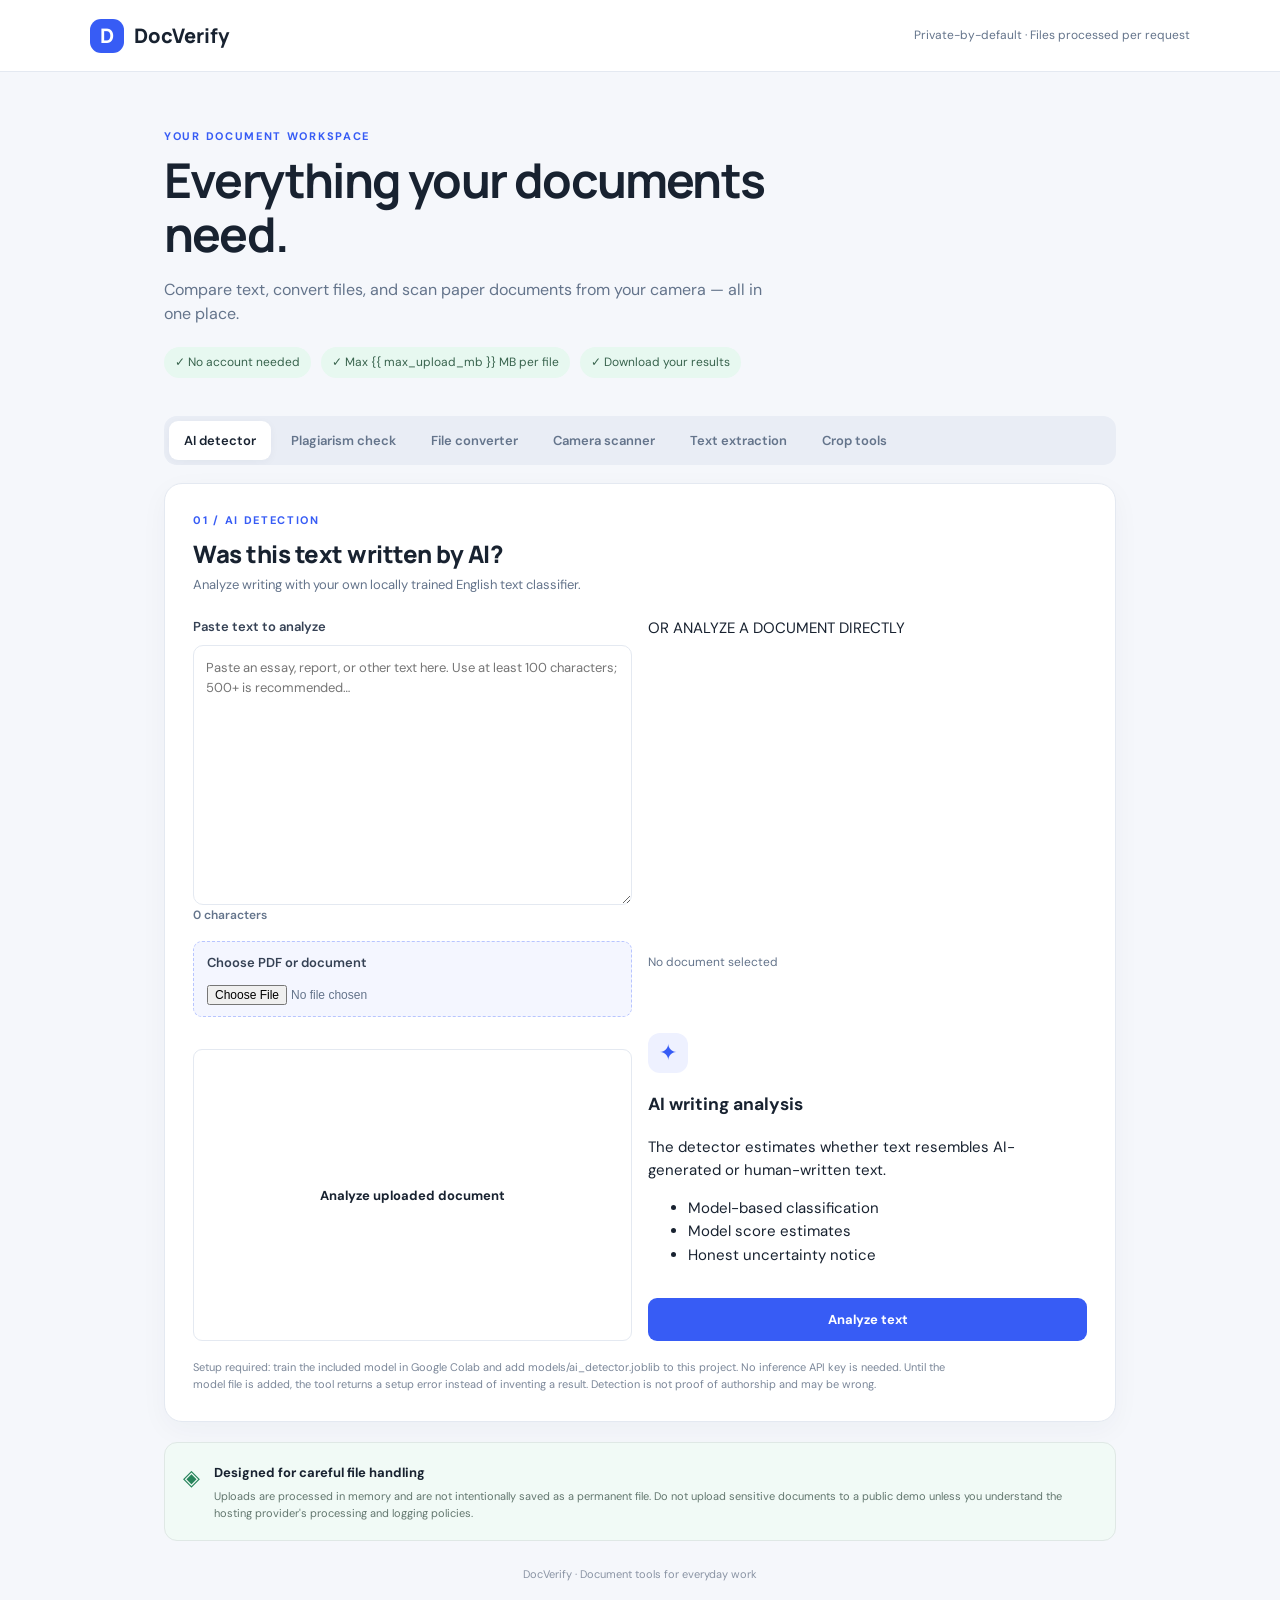
<file: templates/index.html>
<!doctype html>
<html lang="en">
<head>
  <meta charset="utf-8">
  <meta name="viewport" content="width=device-width,initial-scale=1">
  <meta name="theme-color" content="#f5f7fb">
  <title>DocVerify — Document Toolkit</title>
  <link rel="stylesheet" href="/static/style.css">
</head>
<body>
<header class="topbar">
  <a class="brand" href="/"> <span class="brand-mark">D</span> DocVerify</a>
  <span class="top-note">Private-by-default · Files processed per request</span>
</header>
<main class="wrap">
  <section class="hero">
    <p class="eyebrow">YOUR DOCUMENT WORKSPACE</p>
    <h1>Everything your documents need.</h1>
    <p class="subtitle">Compare text, convert files, and scan paper documents from your camera — all in one place.</p>
    <div class="hero-pills"><span>✓ No account needed</span><span>✓ Max {{ max_upload_mb }} MB per file</span><span>✓ Download your results</span></div>
  </section>

  <nav class="tabs" aria-label="Tools">
    <button class="tab active" data-panel="detect">AI detector</button>
    <button class="tab" data-panel="plagiarism">Plagiarism check</button>
    <button class="tab" data-panel="convert">File converter</button>
    <button class="tab" data-panel="camera">Camera scanner</button>
    <button class="tab" data-panel="extract">Text extraction</button>
    <button class="tab" data-panel="crop">Crop tools</button>
  </nav>

  <section class="panel active" id="panel-detect">
    <div class="section-head"><div><p class="eyebrow">01 / AI DETECTION</p><h2>Was this text written by AI?</h2><p>Analyze writing with your own locally trained English text classifier.</p></div></div>
    <div class="two-col">
      <label>Paste text to analyze<textarea id="aiText" rows="12" placeholder="Paste an essay, report, or other text here. Use at least 100 characters; 500+ is recommended…"></textarea><span id="aiCharCount" class="file-label">0 characters</span></label>
      <div class="or-divider"><span>OR ANALYZE A DOCUMENT DIRECTLY</span></div>
      <label class="file-drop">Choose PDF or document<input id="aiFileInput" type="file" accept=".pdf,.txt,.docx,.pptx,.xlsx,.odt,application/pdf,text/plain"></label>
      <p id="aiFileLabel" class="file-label">No document selected</p>
      <button class="secondary full" id="detectFileBtn" type="button">Analyze uploaded document</button>
      <div class="detector-info">
        <div class="tool-icon">✦</div><h3>AI writing analysis</h3>
        <p>The detector estimates whether text resembles AI-generated or human-written text.</p>
        <ul><li>Model-based classification</li><li>Model score estimates</li><li>Honest uncertainty notice</li></ul>
        <button class="primary full" id="detectAiBtn">Analyze text</button>
      </div>
    </div>
    <div id="aiResult" class="result hidden" aria-live="polite"></div>
    <p class="fineprint">Setup required: train the included model in Google Colab and add models/ai_detector.joblib to this project. No inference API key is needed. Until the model file is added, the tool returns a setup error instead of inventing a result. Detection is not proof of authorship and may be wrong.</p>
  </section>

  <section class="panel" id="panel-convert">
    <div class="section-head"><div><p class="eyebrow">02 / CONVERT</p><h2>Convert your files</h2><p>Convert text-extractable documents to TXT, DOCX, or PDF; also convert images and PDF pages.</p></div></div>
    <div class="convert-grid">
      <article class="tool-card">
        <div class="tool-icon">▧</div><h3>Images → PDF</h3><p>Choose up to 30 JPG, PNG, WebP, BMP, or TIFF images.</p>
        <label class="file-drop">Choose images<input id="imagesInput" type="file" accept="image/*" multiple></label>
        <p class="file-label" id="imagesLabel">No images selected</p>
        <button class="primary full" id="imagesPdfBtn">Create PDF</button>
      </article>
      <article class="tool-card">
        <div class="tool-icon">▤</div><h3>PDF → images</h3><p>Export PDF pages as PNG files bundled in a ZIP. Maximum 50 pages.</p>
        <label class="file-drop">Choose PDF<input id="pdfInput" type="file" accept=".pdf,application/pdf"></label>
        <p class="file-label" id="pdfLabel">No PDF selected</p>
        <button class="primary full" id="pdfImagesBtn">Convert PDF</button>
      </article>
    </div>
    <article class="tool-card conversion-card">
      <div class="tool-icon">⇄</div><h3>Document → TXT / DOCX / PDF</h3><p>Extract text from PDF, DOCX, TXT, PPTX, XLSX, or ODT and save it as TXT, DOCX, or PDF.</p>
      <label class="file-drop">Choose document<input id="convertDocInput" type="file" accept=".pdf,.docx,.txt,.pptx,.xlsx,.odt"></label><p class="file-label" id="convertDocLabel">No document selected</p>
      <label>Output format<select id="convertTarget"><option value="docx">Word document (.docx)</option><option value="pdf">PDF (.pdf)</option><option value="txt">Plain text (.txt)</option></select></label>
      <button class="primary full" id="convertDocBtn">Convert document</button>
    </article>
    <div id="convertResult" class="result hidden" aria-live="polite"></div>
    <p class="fineprint">Conversions are text-oriented and may not preserve complex formatting, charts, comments, embedded objects, or spreadsheet layouts. Legacy .doc and layout-perfect DOCX-to-PDF conversion are not included in this serverless version.</p>
  </section>


  <section class="panel" id="panel-plagiarism">
    <div class="section-head"><div><p class="eyebrow">02 / PLAGIARISM CHECK</p><h2>Compare two documents</h2><p>Upload two supported documents to find shared passages and estimate text overlap.</p></div></div>
    <div class="two-col"><label>Original / reference document<input id="plagFile1" type="file" accept=".pdf,.txt,.docx,.pptx,.xlsx,.odt"></label><label>Document to compare<input id="plagFile2" type="file" accept=".pdf,.txt,.docx,.pptx,.xlsx,.odt"></label></div>
    <button class="primary" id="plagCompareBtn">Compare documents</button><div id="plagResult" class="result hidden" aria-live="polite"></div>
    <p class="fineprint">This compares only the two uploaded files. It does not search the internet or academic databases. Similarity alone is not proof of plagiarism. Scanned PDFs need OCR first.</p>
  </section>

  <section class="panel" id="panel-camera">
    <div class="section-head"><div><p class="eyebrow">03 / SCAN</p><h2>Scan using your camera</h2><p>Capture multiple pages, review them, then create a single PDF.</p></div></div>
    <div class="camera-layout">
      <div class="camera-view">
        <video id="cameraVideo" autoplay playsinline muted></video>
        <div id="cameraPlaceholder" class="camera-placeholder"><span>▣</span><p>Camera preview appears here</p><small>Allow camera access when your browser asks.</small></div>
      </div>
      <div class="camera-actions">
        <button class="primary full" id="startCameraBtn">Start camera</button>
        <button class="secondary full" id="captureBtn" disabled>Capture page</button>
        <button class="secondary full" id="stopCameraBtn" disabled>Stop camera</button>
        <p id="cameraStatus" class="file-label" aria-live="polite">Camera not started.</p>
        <canvas id="captureCanvas" hidden></canvas>
      </div>
    </div>
    <div class="scan-pages"><div class="scan-heading"><h3>Captured pages</h3><span id="pageCount">0 pages</span></div><div id="pageThumbs" class="thumbs"></div></div>
    <button class="primary" id="scanPdfBtn" disabled>Download scanned PDF</button>
    <button class="secondary" id="clearPagesBtn" disabled>Clear pages</button>
    <div id="cameraResult" class="result hidden" aria-live="polite"></div>
    <p class="fineprint">Camera access usually requires HTTPS (Vercel provides it) or localhost. Scanning captures images; automatic edge detection and OCR are not enabled in this version.</p>
  </section>

  <section class="panel" id="panel-extract">
    <div class="section-head"><div><p class="eyebrow">04 / EXTRACT</p><h2>Extract text from a file</h2><p>Read text from PDF, TXT, DOCX, PPTX, XLSX, and ODT files.</p></div></div>
    <label class="file-drop extract-drop">Choose a document<input id="extractInput" type="file" accept=".pdf,.txt,.docx,.pptx,.xlsx,.odt"></label>
    <p class="file-label" id="extractLabel">No file selected</p>
    <button class="primary" id="extractBtn">Extract text</button>
    <div id="extractResult" class="result hidden" aria-live="polite"></div>
  </section>


  <section class="panel" id="panel-crop">
    <div class="section-head"><div><p class="eyebrow">06 / CROP</p><h2>Crop a PDF page or image</h2><p>Trim margins by percentage and download a cropped copy.</p></div></div>
    <label class="file-drop">Choose PDF or image<input id="cropInput" type="file" accept=".pdf,image/*"></label><p id="cropLabel" class="file-label">No file selected</p>
    <div class="crop-fields"><label>Left margin (%)<input id="cropLeft" type="number" min="0" max="44" value="5"></label><label>Top margin (%)<input id="cropTop" type="number" min="0" max="44" value="5"></label><label>Right margin (%)<input id="cropRight" type="number" min="0" max="44" value="5"></label><label>Bottom margin (%)<input id="cropBottom" type="number" min="0" max="44" value="5"></label></div>
    <label id="cropPageWrap">PDF page number or "all" (ignored for images)<input id="cropPage" type="text" value="all" maxlength="10"></label>
    <button class="primary" id="cropBtn">Crop and download</button><div id="cropResult" class="result hidden" aria-live="polite"></div>
    <p class="fineprint">This version crops by margins rather than a drag-to-select rectangle. PDF crop boxes change the visible page area; they do not securely erase the underlying original content.</p>
  </section>

  <section class="privacy"><span class="privacy-icon">◈</span><div><strong>Designed for careful file handling</strong><p>Uploads are processed in memory and are not intentionally saved as a permanent file. Do not upload sensitive documents to a public demo unless you understand the hosting provider's processing and logging policies.</p></div></section>
  <footer>DocVerify · Document tools for everyday work</footer>
</main>
<script src="/static/script.js" defer></script>
</body>
</html>
</file>
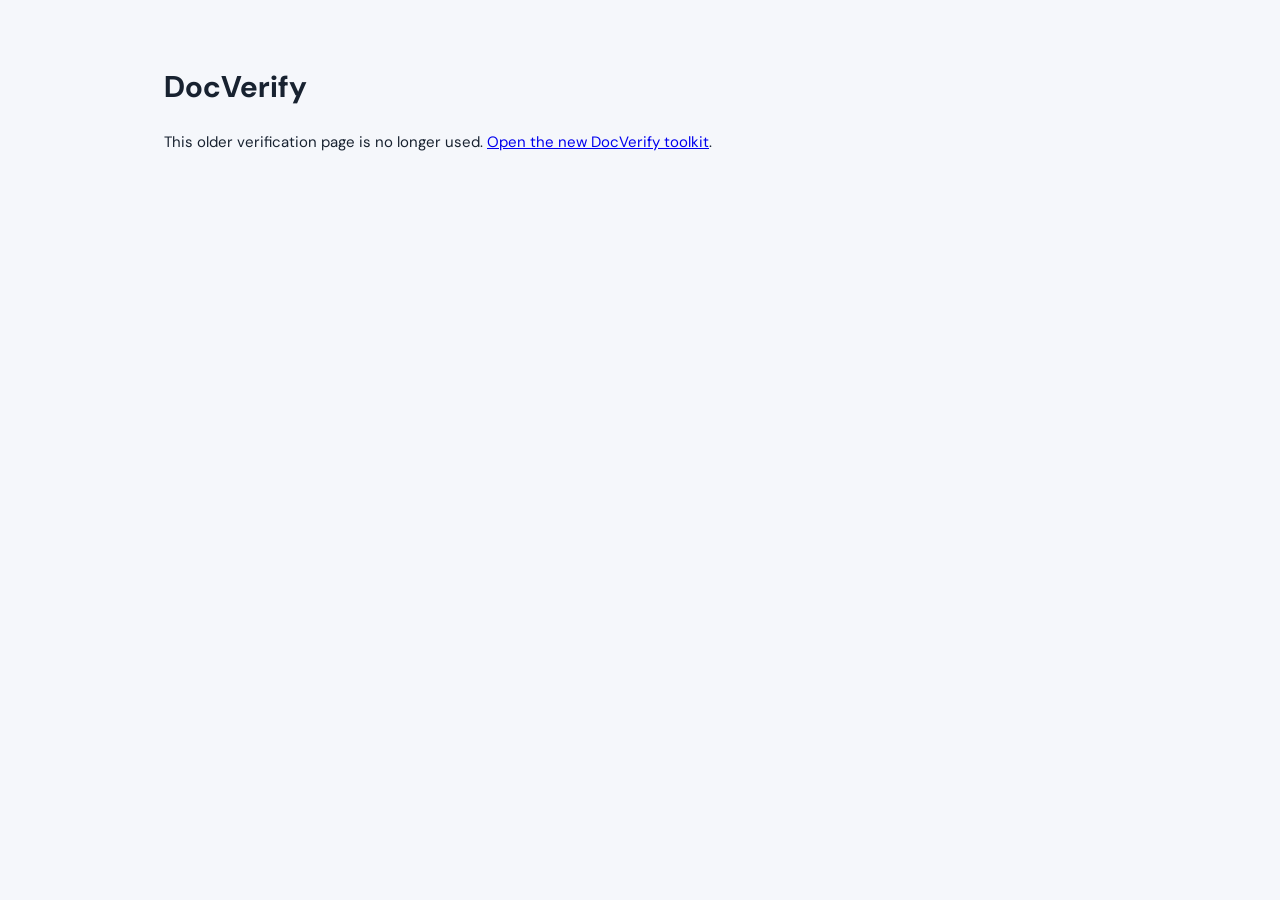
<file: templates/verify.html>
<!doctype html><html lang="en"><head><meta charset="utf-8"><meta name="viewport" content="width=device-width,initial-scale=1"><title>DocVerify</title><link rel="stylesheet" href="/static/style.css"></head><body><main class="wrap"><h1>DocVerify</h1><p>This older verification page is no longer used. <a href="/">Open the new DocVerify toolkit</a>.</p></main></body></html>
</file>
<file: static/style.css>
@import url('https://fonts.googleapis.com/css2?family=DM+Sans:wght@400;500;600;700&family=Manrope:wght@400;500;600;700;800&display=swap');
:root{--ink:#182230;--muted:#64748b;--line:#e4e9f1;--bg:#f5f7fb;--blue:#375cf5;--blue-dark:#2948d9;--mint:#e7f8f0;--white:#fff}
*{box-sizing:border-box}body{margin:0;background:var(--bg);color:var(--ink);font-family:'DM Sans',Arial,sans-serif;font-size:15px;line-height:1.55}.topbar{height:72px;padding:0 max(24px,calc((100vw - 1100px)/2));display:flex;align-items:center;justify-content:space-between;background:#fff;border-bottom:1px solid var(--line)}.brand{display:flex;align-items:center;gap:10px;color:var(--ink);font-family:Manrope,sans-serif;font-weight:800;font-size:20px;text-decoration:none}.brand-mark{display:grid;place-items:center;width:34px;height:34px;background:var(--blue);border-radius:11px;color:white}.top-note{font-size:12px;color:var(--muted)}.wrap{max-width:1000px;margin:0 auto;padding:44px 24px 32px}.hero{padding:12px 0 28px}.eyebrow{font-size:11px;letter-spacing:1.7px;font-weight:700;color:var(--blue);margin:0 0 8px}.hero h1{font-family:Manrope,sans-serif;font-size:clamp(32px,5vw,48px);line-height:1.13;letter-spacing:-1.8px;margin:0;max-width:700px}.subtitle{font-size:16px;color:var(--muted);max-width:620px;margin:16px 0}.hero-pills{display:flex;gap:10px;flex-wrap:wrap;margin-top:20px}.hero-pills span{font-size:12px;color:#38634d;background:var(--mint);border-radius:20px;padding:6px 11px}.tabs{display:flex;gap:5px;background:#e9edf5;padding:5px;border-radius:13px;overflow:auto;margin:10px 0 18px}.tab,.subtab{border:0;background:transparent;padding:11px 15px;border-radius:9px;white-space:nowrap;color:#64748b;font:600 13px 'DM Sans',sans-serif;cursor:pointer}.tab.active,.subtab.active{background:#fff;color:var(--ink);box-shadow:0 2px 8px #17233b0b}.panel{display:none;background:#fff;border:1px solid var(--line);border-radius:18px;padding:28px;box-shadow:0 8px 28px #1d31500a}.panel.active{display:block}.section-head{display:flex;justify-content:space-between;gap:16px;margin-bottom:22px}.section-head h2{font:800 24px Manrope,sans-serif;letter-spacing:-.5px;margin:0 0 5px}.section-head p:not(.eyebrow){margin:0;color:var(--muted);font-size:13px}.mode-switch{display:inline-flex;background:#f0f3f8;padding:4px;border-radius:10px;margin-bottom:18px}.subtab{padding:8px 12px}.two-col{display:grid;grid-template-columns:1fr 1fr;gap:16px}.two-col label,label{display:block;font-size:13px;font-weight:600;color:#354154}.two-col textarea{display:block;width:100%;resize:vertical;min-height:170px;border:1px solid var(--line);border-radius:10px;padding:12px;margin-top:8px;font:13px/1.5 'DM Sans',sans-serif;outline:none}.two-col textarea:focus,input:focus{border-color:#8da1ff;box-shadow:0 0 0 3px #375cf51a}input[type=file]{display:block;width:100%;margin-top:12px;font-size:12px;color:var(--muted)}.primary,.secondary{font:700 13px 'DM Sans',sans-serif;border-radius:9px;padding:12px 17px;cursor:pointer;border:1px solid transparent;margin:16px 8px 0 0}.primary{background:var(--blue);color:white}.primary:hover{background:var(--blue-dark)}.secondary{background:white;border-color:var(--line);color:var(--ink)}button:disabled{opacity:.45;cursor:not-allowed}.hidden{display:none!important}.fineprint{font-size:11px;color:#7b8799;margin:18px 0 0;max-width:760px}.result{border:1px solid #dbe4ff;background:#f7f9ff;padding:16px;border-radius:12px;margin-top:18px;overflow-wrap:anywhere}.result h3{font-size:16px;margin:0 0 8px}.result p{margin:5px 0}.score{font:800 32px Manrope,sans-serif;color:var(--blue)}.passage{padding:10px 12px;background:#fff;border:1px solid var(--line);border-radius:8px;margin-top:8px;font-size:12px}.convert-grid{display:grid;grid-template-columns:1fr 1fr;gap:16px}.tool-card{border:1px solid var(--line);border-radius:13px;padding:20px}.tool-icon{width:40px;height:40px;border-radius:12px;background:#eef1ff;color:var(--blue);display:grid;place-items:center;font-size:22px}.tool-card h3{margin:13px 0 4px;font:700 16px Manrope,sans-serif}.tool-card p{font-size:12px;color:var(--muted);min-height:40px}.file-drop{display:inline-block;background:#f4f6ff;border:1px dashed #b8c5ff;border-radius:9px;padding:11px 13px;color:var(--blue);font-size:12px;cursor:pointer}.file-drop input{max-width:100%;font-size:11px}.full{width:100%;margin-right:0}.file-label{font-size:12px;color:var(--muted);overflow-wrap:anywhere}.camera-layout{display:grid;grid-template-columns:minmax(0,1.5fr) minmax(180px,.7fr);gap:18px}.camera-view{position:relative;min-height:250px;background:#101827;border-radius:13px;overflow:hidden;display:grid;place-items:center}.camera-view video{width:100%;height:100%;max-height:440px;object-fit:contain;display:none}.camera-view video.running{display:block}.camera-placeholder{color:#cbd5e1;text-align:center;padding:30px}.camera-placeholder span{font-size:34px}.camera-placeholder p{margin:8px 0 2px}.camera-placeholder small{font-size:11px;color:#94a3b8}.camera-actions .primary,.camera-actions .secondary{margin-top:0;margin-bottom:9px}.scan-pages{margin:24px 0 8px}.scan-heading{display:flex;align-items:center;justify-content:space-between}.scan-heading h3{font:700 15px Manrope,sans-serif}.scan-heading span{font-size:12px;color:var(--muted)}.thumbs{display:flex;gap:10px;flex-wrap:wrap}.thumb{position:relative;width:85px;height:105px;border:1px solid var(--line);border-radius:8px;overflow:hidden;background:#f8fafc}.thumb img{width:100%;height:100%;object-fit:cover}.thumb button{position:absolute;right:3px;top:3px;border:0;border-radius:50%;width:22px;height:22px;background:#182230d9;color:#fff;cursor:pointer}.extract-drop{margin:3px 0 8px}.privacy{display:flex;gap:14px;padding:18px;margin-top:20px;border:1px solid #dfe8e5;background:#f1faf6;border-radius:13px}.privacy-icon{color:#27845b;font-size:22px}.privacy strong{font-size:13px}.privacy p{font-size:11px;color:#62766e;margin:4px 0 0}.wrap footer{text-align:center;color:#8a94a4;font-size:11px;padding:25px 0 0}.passages-title{margin-top:16px;font-weight:700;font-size:13px}
@media(max-width:650px){.topbar{padding:0 18px;height:62px}.top-note{display:none}.wrap{padding:28px 14px}.hero h1{letter-spacing:-1px}.panel{padding:19px 15px}.tabs{margin-left:-2px;margin-right:-2px}.tab{padding:10px 12px}.two-col,.convert-grid,.camera-layout{grid-template-columns:1fr}.two-col textarea{min-height:130px}.camera-view{min-height:210px}.hero-pills{gap:6px}.hero-pills span{font-size:10px}}

.conversion-card{margin-top:16px}.two-col input[type=file]{display:block;width:100%;margin-top:12px;font-size:12px;color:var(--muted)}label select,label input[type=number],label input[type=text]{display:block;width:100%;margin-top:8px;padding:10px;border:1px solid var(--line);border-radius:8px;background:#fff;color:var(--ink);font:13px 'DM Sans',sans-serif}.crop-fields{display:grid;grid-template-columns:repeat(4,minmax(0,1fr));gap:12px;margin:16px 0}#cropPageWrap{max-width:320px;margin-top:14px}@media(max-width:650px){.crop-fields{grid-template-columns:repeat(2,minmax(0,1fr))}}
</file>
